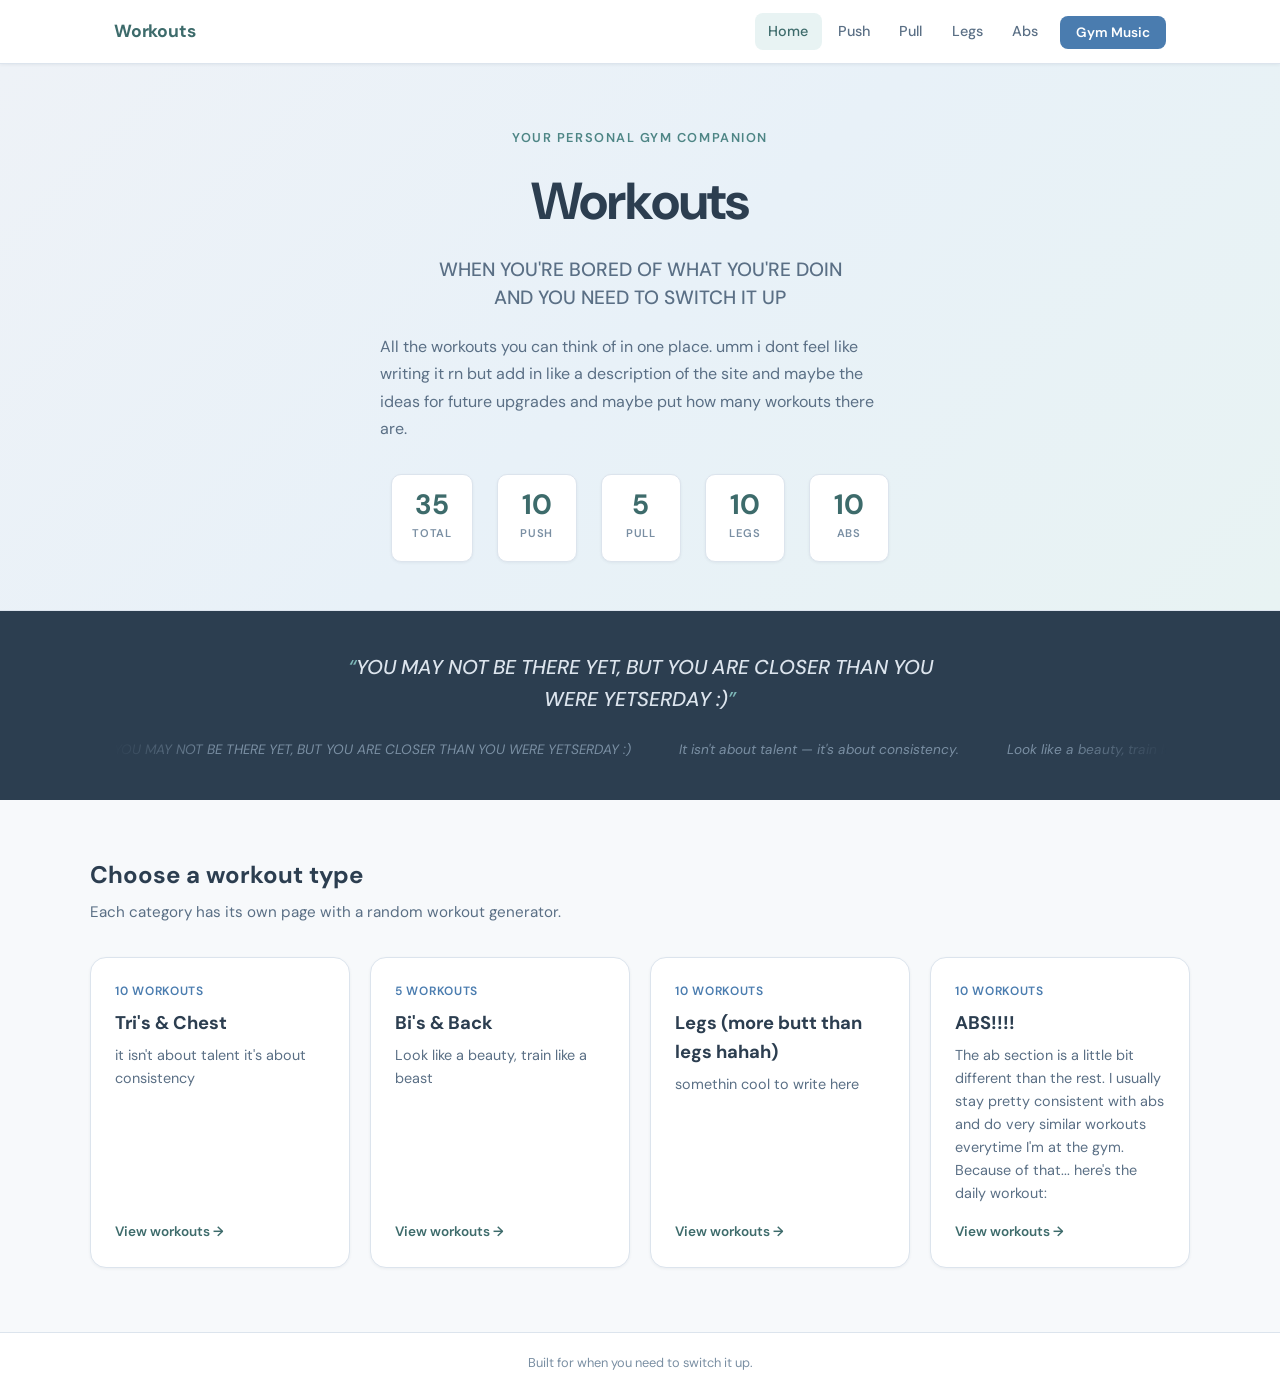
<file: index.html>
<!DOCTYPE html>
<html lang="en">
<head>
  <meta charset="UTF-8">
  <meta name="viewport" content="width=device-width, initial-scale=1.0">
  <title>Workouts</title>
  <link rel="preconnect" href="https://fonts.googleapis.com">
  <link rel="preconnect" href="https://fonts.gstatic.com" crossorigin>
  <link href="https://fonts.googleapis.com/css2?family=DM+Sans:ital,opsz,wght@0,9..40,400;0,9..40,500;0,9..40,600;0,9..40,700;1,9..40,500&display=swap" rel="stylesheet">
  <link rel="stylesheet" href="css/styles.css">
</head>
<body>

  <nav class="navbar" id="site-nav"></nav>

  <main>
    <section class="hero">
      <div class="hero__container">
        <p class="hero__eyebrow">Your personal gym companion</p>
        <h1 class="hero__heading">Workouts</h1>
        <p class="hero__subheading">
          WHEN YOU'RE BORED OF WHAT YOU'RE DOIN<br>AND YOU NEED TO SWITCH IT UP
        </p>
        <p class="hero__description">
          All the workouts you can think of in one place. umm i dont feel like writing it rn but add in like a description of the site and maybe the ideas for future upgrades and maybe put how many workouts there are.
        </p>

        <div class="hero__stats">
          <div class="stat">
            <span class="stat__number" id="stat-total">—</span>
            <span class="stat__label">Total</span>
          </div>
          <div class="stat">
            <span class="stat__number" id="stat-push">—</span>
            <span class="stat__label">Push</span>
          </div>
          <div class="stat">
            <span class="stat__number" id="stat-pull">—</span>
            <span class="stat__label">Pull</span>
          </div>
          <div class="stat">
            <span class="stat__number" id="stat-legs">—</span>
            <span class="stat__label">Legs</span>
          </div>
          <div class="stat">
            <span class="stat__number" id="stat-abs">—</span>
            <span class="stat__label">Abs</span>
          </div>
        </div>
      </div>
    </section>

    <section class="quote-section">
      <div class="quote-section__inner">
        <blockquote class="featured-quote" id="featured-quote"></blockquote>
        <div class="quote-ticker" aria-hidden="true">
          <div class="quote-ticker__track" id="quote-track"></div>
        </div>
      </div>
    </section>

    <section class="categories-section">
      <div class="categories-section__inner">
        <h2 class="section-title">Choose a workout type</h2>
        <p class="section-subtitle">Each category has its own page with a random workout generator.</p>
        <div class="category-grid" id="category-grid"></div>
      </div>
    </section>

    <section class="export-section" id="export-section" hidden>
      <div class="export-section__inner">
        <h2 class="section-title">Export all custom workouts</h2>
        <p class="section-subtitle">Copy everything below and paste each block into the matching category in <code>js/workouts.js</code> to save them permanently.</p>
        <div class="export-panel export-panel--standalone">
          <textarea class="export-panel__code" readonly rows="10"></textarea>
          <div class="export-panel__actions">
            <button class="btn-primary" type="button" data-copy-export>Copy all to clipboard</button>
          </div>
          <p class="export-panel__feedback"></p>
        </div>
      </div>
    </section>
  </main>

  <footer class="footer">
    <p>Built for when you need to switch it up.</p>
  </footer>

  <script src="js/workouts.js"></script>
  <script src="js/storage.js"></script>
  <script src="js/nav.js"></script>
  <script src="js/app.js"></script>
</body>
</html>
</file>
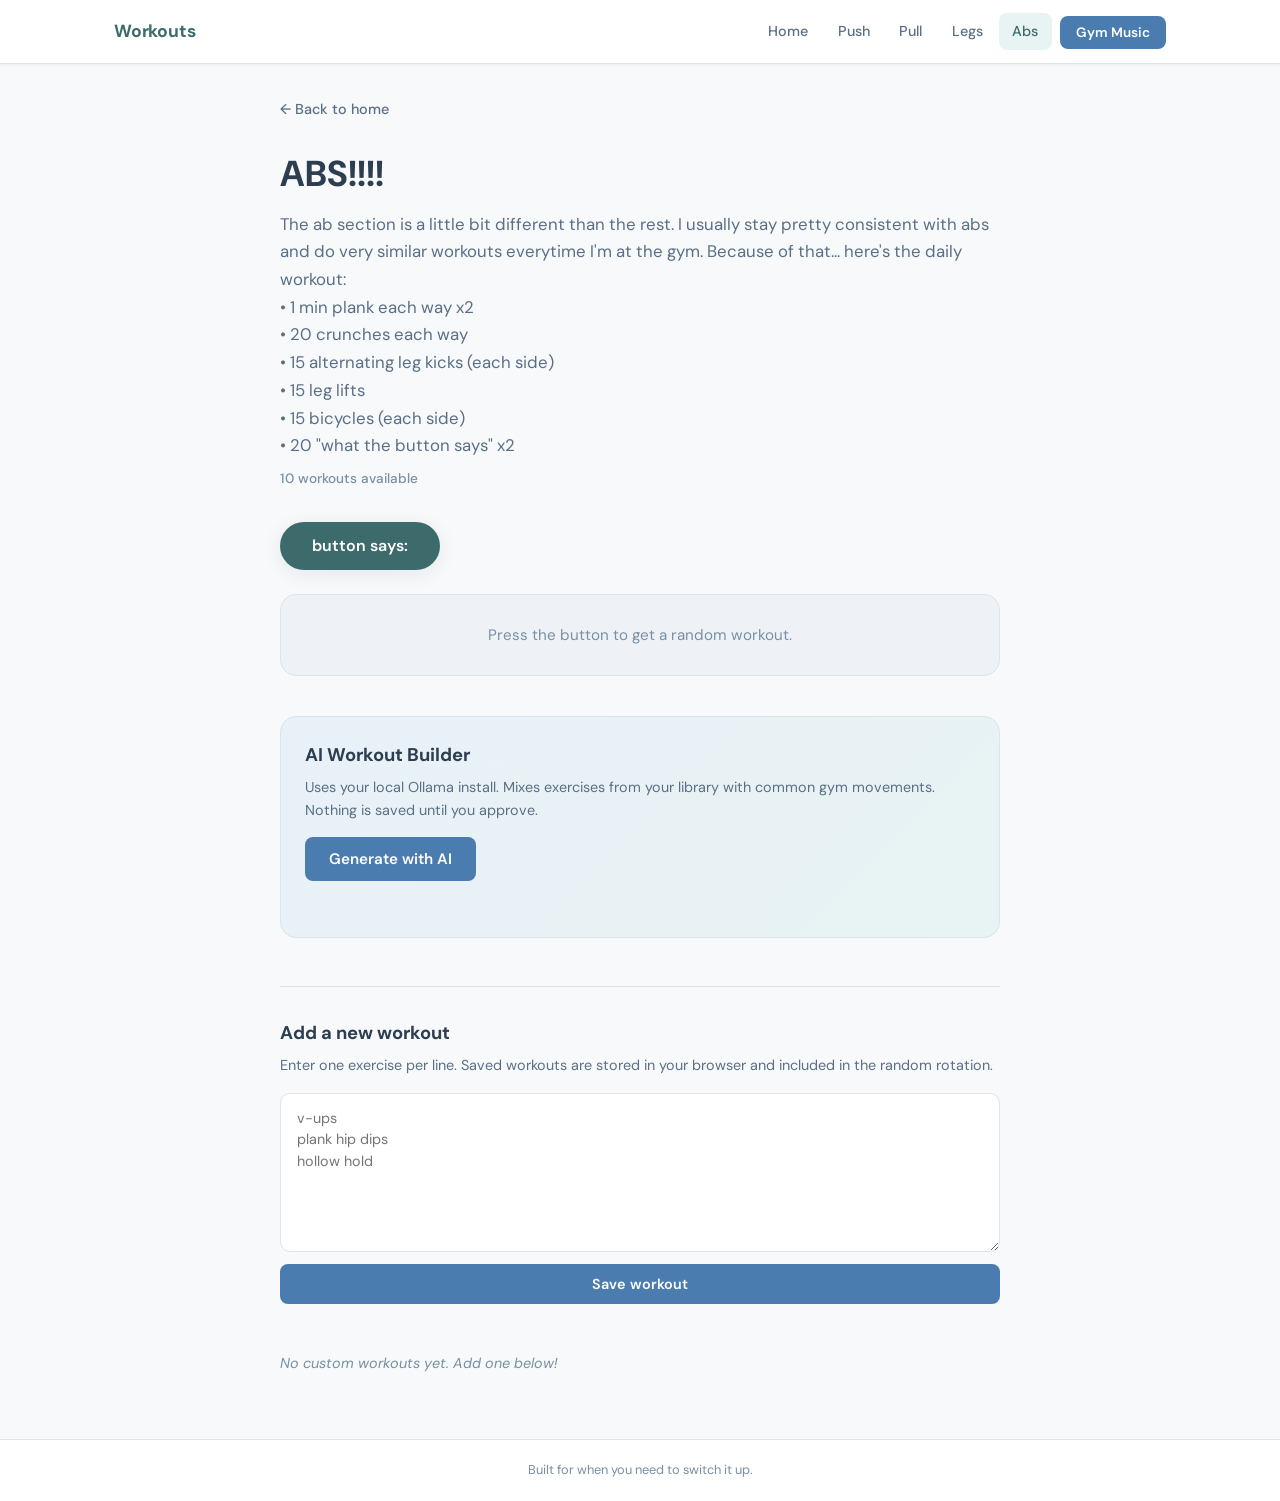
<file: abs.html>
<!DOCTYPE html>
<html lang="en">
<head>
  <meta charset="UTF-8">
  <meta name="viewport" content="width=device-width, initial-scale=1.0">
  <title>Abs — Workouts</title>
  <link rel="preconnect" href="https://fonts.googleapis.com">
  <link rel="preconnect" href="https://fonts.gstatic.com" crossorigin>
  <link href="https://fonts.googleapis.com/css2?family=DM+Sans:ital,opsz,wght@0,9..40,400;0,9..40,500;0,9..40,600;0,9..40,700;1,9..40,500&display=swap" rel="stylesheet">
  <link rel="stylesheet" href="css/styles.css">
</head>
<body>

  <nav class="navbar" id="site-nav"></nav>

  <main class="category-page">
    <div class="category-page__inner">
      <a href="index.html" class="back-link">← Back to home</a>

      <header class="category-page__header">
        <h1 class="category-page__title" id="category-title"></h1>
        <p class="category-page__tagline" id="category-tagline"></p>
        <p class="category-page__meta"><span id="category-count">—</span> workouts available</p>
      </header>

      <button class="btn-generate" id="generate-btn" type="button"></button>

      <div id="workout-output">
        <div class="workout-card workout-card--placeholder">
          <p>Press the button to get a random workout.</p>
        </div>
      </div>

      <section class="ai-workout" id="ai-workout">
        <h2 class="ai-workout__title">AI Workout Builder</h2>
        <p class="ai-workout__hint">Uses your local Ollama install. Mixes exercises from your library with common gym movements. Nothing is saved until you approve.</p>
        <button class="btn-ai" id="ai-generate-btn" type="button">Generate with AI</button>
        <p class="ai-workout__status" id="ai-status"></p>
        <div id="ai-preview" hidden></div>
      </section>

      <section class="add-workout">
        <h2 class="add-workout__title">Add a new workout</h2>
        <p class="add-workout__hint">Enter one exercise per line. Saved workouts are stored in your browser and included in the random rotation.</p>
        <form id="add-workout-form" class="add-workout__form">
          <textarea id="exercises-input" class="add-workout__textarea" rows="6" placeholder="v-ups&#10;plank hip dips&#10;hollow hold"></textarea>
          <button class="btn-primary" type="submit">Save workout</button>
        </form>
        <p class="form-feedback" id="form-feedback"></p>
        <div class="workout-list" id="workout-list"></div>

        <section class="export-panel" id="export-panel" hidden>
          <h3 class="export-panel__title">Export to workouts.js</h3>
          <p class="export-panel__hint">Copy this code and paste it into the <code>workouts</code> array for this category in <code>js/workouts.js</code>, then save the file.</p>
          <textarea class="export-panel__code" readonly rows="6"></textarea>
          <div class="export-panel__actions">
            <button class="btn-primary" type="button" data-copy-export>Copy to clipboard</button>
          </div>
          <p class="export-panel__feedback"></p>
        </section>
      </section>
    </div>
  </main>

  <footer class="footer">
    <p>Built for when you need to switch it up.</p>
  </footer>

  <script src="js/workouts.js"></script>
  <script src="js/storage.js"></script>
  <script src="js/nav.js"></script>
  <script src="js/category.js"></script>
  <script src="js/ai.js"></script>
  <script>document.addEventListener("DOMContentLoaded", () => initCategoryPage("abs"));</script>
</body>
</html>
</file>
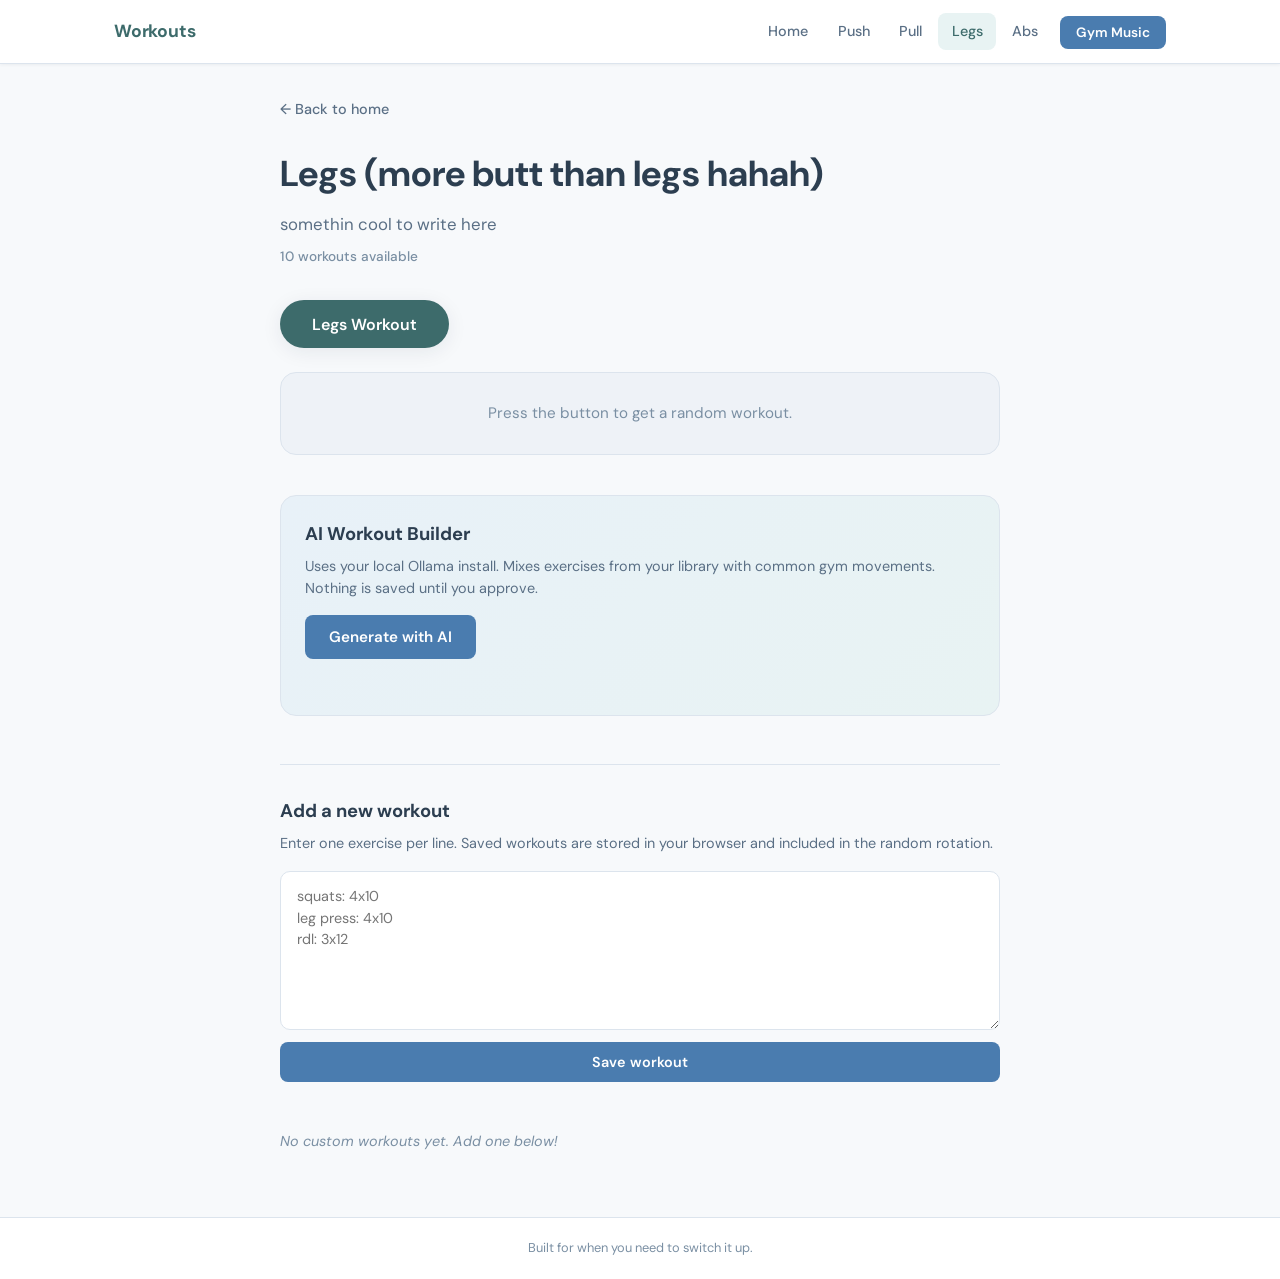
<file: legs.html>
<!DOCTYPE html>
<html lang="en">
<head>
  <meta charset="UTF-8">
  <meta name="viewport" content="width=device-width, initial-scale=1.0">
  <title>Legs — Workouts</title>
  <link rel="preconnect" href="https://fonts.googleapis.com">
  <link rel="preconnect" href="https://fonts.gstatic.com" crossorigin>
  <link href="https://fonts.googleapis.com/css2?family=DM+Sans:ital,opsz,wght@0,9..40,400;0,9..40,500;0,9..40,600;0,9..40,700;1,9..40,500&display=swap" rel="stylesheet">
  <link rel="stylesheet" href="css/styles.css">
</head>
<body>

  <nav class="navbar" id="site-nav"></nav>

  <main class="category-page">
    <div class="category-page__inner">
      <a href="index.html" class="back-link">← Back to home</a>

      <header class="category-page__header">
        <h1 class="category-page__title" id="category-title"></h1>
        <p class="category-page__tagline" id="category-tagline"></p>
        <p class="category-page__meta"><span id="category-count">—</span> workouts available</p>
      </header>

      <button class="btn-generate" id="generate-btn" type="button"></button>

      <div id="workout-output">
        <div class="workout-card workout-card--placeholder">
          <p>Press the button to get a random workout.</p>
        </div>
      </div>

      <section class="ai-workout" id="ai-workout">
        <h2 class="ai-workout__title">AI Workout Builder</h2>
        <p class="ai-workout__hint">Uses your local Ollama install. Mixes exercises from your library with common gym movements. Nothing is saved until you approve.</p>
        <button class="btn-ai" id="ai-generate-btn" type="button">Generate with AI</button>
        <p class="ai-workout__status" id="ai-status"></p>
        <div id="ai-preview" hidden></div>
      </section>

      <section class="add-workout">
        <h2 class="add-workout__title">Add a new workout</h2>
        <p class="add-workout__hint">Enter one exercise per line. Saved workouts are stored in your browser and included in the random rotation.</p>
        <form id="add-workout-form" class="add-workout__form">
          <textarea id="exercises-input" class="add-workout__textarea" rows="6" placeholder="squats: 4x10&#10;leg press: 4x10&#10;rdl: 3x12"></textarea>
          <button class="btn-primary" type="submit">Save workout</button>
        </form>
        <p class="form-feedback" id="form-feedback"></p>
        <div class="workout-list" id="workout-list"></div>

        <section class="export-panel" id="export-panel" hidden>
          <h3 class="export-panel__title">Export to workouts.js</h3>
          <p class="export-panel__hint">Copy this code and paste it into the <code>workouts</code> array for this category in <code>js/workouts.js</code>, then save the file.</p>
          <textarea class="export-panel__code" readonly rows="6"></textarea>
          <div class="export-panel__actions">
            <button class="btn-primary" type="button" data-copy-export>Copy to clipboard</button>
          </div>
          <p class="export-panel__feedback"></p>
        </section>
      </section>
    </div>
  </main>

  <footer class="footer">
    <p>Built for when you need to switch it up.</p>
  </footer>

  <script src="js/workouts.js"></script>
  <script src="js/storage.js"></script>
  <script src="js/nav.js"></script>
  <script src="js/category.js"></script>
  <script src="js/ai.js"></script>
  <script>document.addEventListener("DOMContentLoaded", () => initCategoryPage("legs"));</script>
</body>
</html>
</file>
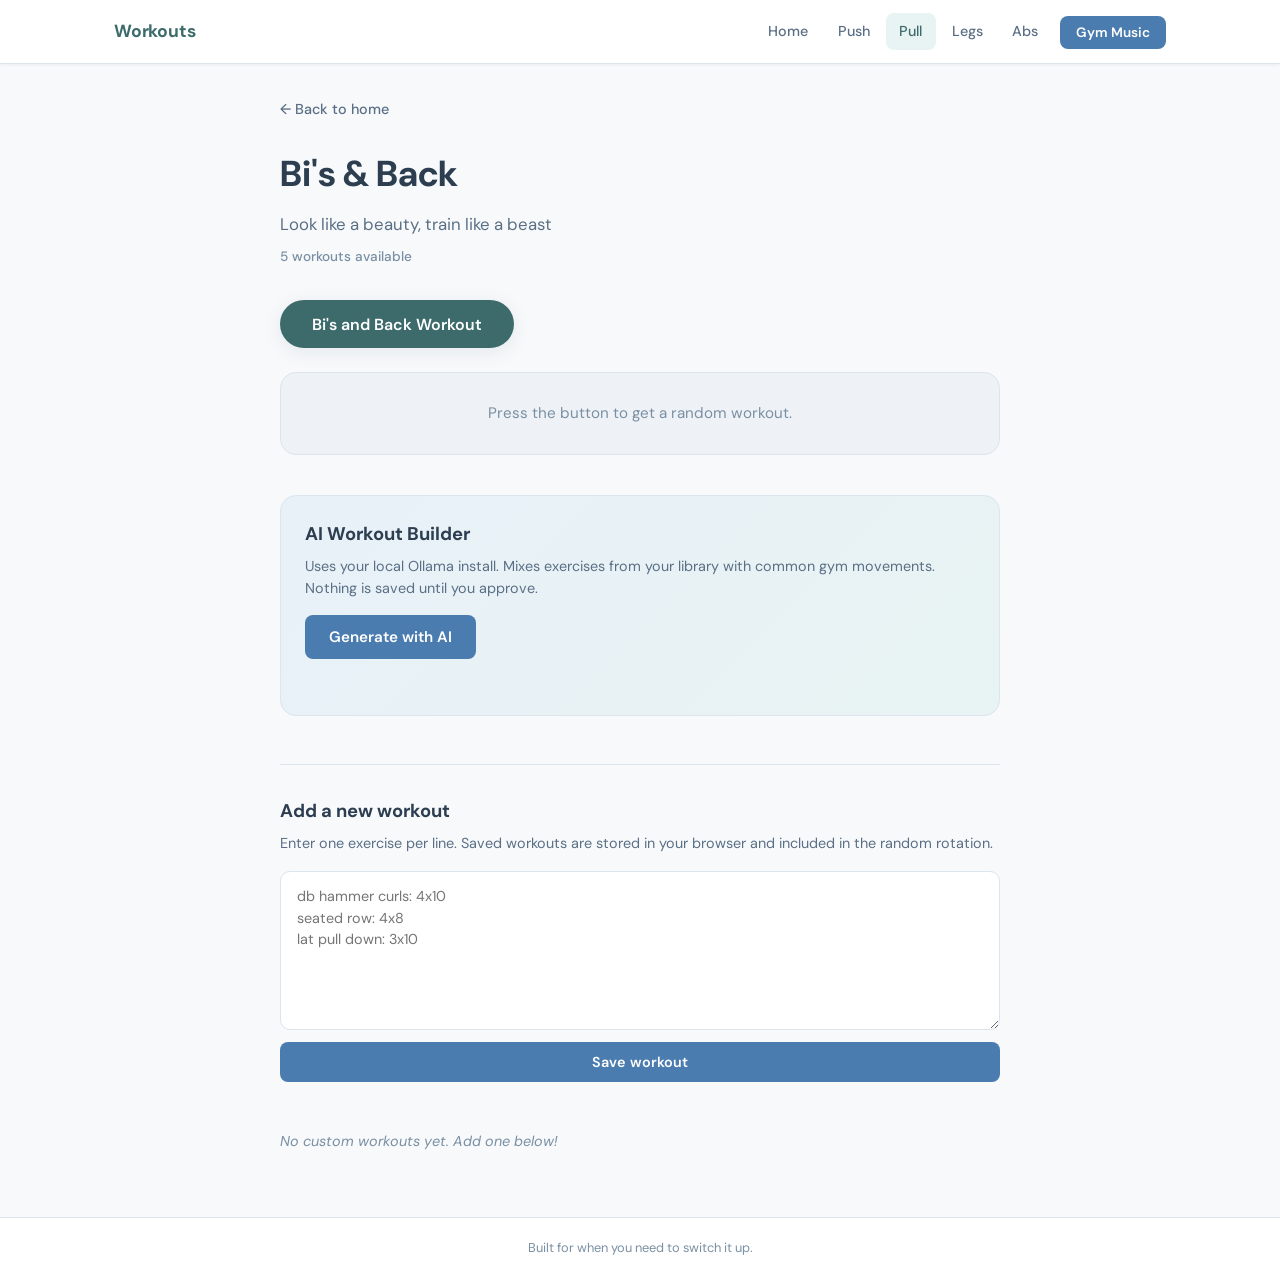
<file: pull.html>
<!DOCTYPE html>
<html lang="en">
<head>
  <meta charset="UTF-8">
  <meta name="viewport" content="width=device-width, initial-scale=1.0">
  <title>Pull — Workouts</title>
  <link rel="preconnect" href="https://fonts.googleapis.com">
  <link rel="preconnect" href="https://fonts.gstatic.com" crossorigin>
  <link href="https://fonts.googleapis.com/css2?family=DM+Sans:ital,opsz,wght@0,9..40,400;0,9..40,500;0,9..40,600;0,9..40,700;1,9..40,500&display=swap" rel="stylesheet">
  <link rel="stylesheet" href="css/styles.css">
</head>
<body>

  <nav class="navbar" id="site-nav"></nav>

  <main class="category-page">
    <div class="category-page__inner">
      <a href="index.html" class="back-link">← Back to home</a>

      <header class="category-page__header">
        <h1 class="category-page__title" id="category-title"></h1>
        <p class="category-page__tagline" id="category-tagline"></p>
        <p class="category-page__meta"><span id="category-count">—</span> workouts available</p>
      </header>

      <button class="btn-generate" id="generate-btn" type="button"></button>

      <div id="workout-output">
        <div class="workout-card workout-card--placeholder">
          <p>Press the button to get a random workout.</p>
        </div>
      </div>

      <section class="ai-workout" id="ai-workout">
        <h2 class="ai-workout__title">AI Workout Builder</h2>
        <p class="ai-workout__hint">Uses your local Ollama install. Mixes exercises from your library with common gym movements. Nothing is saved until you approve.</p>
        <button class="btn-ai" id="ai-generate-btn" type="button">Generate with AI</button>
        <p class="ai-workout__status" id="ai-status"></p>
        <div id="ai-preview" hidden></div>
      </section>

      <section class="add-workout">
        <h2 class="add-workout__title">Add a new workout</h2>
        <p class="add-workout__hint">Enter one exercise per line. Saved workouts are stored in your browser and included in the random rotation.</p>
        <form id="add-workout-form" class="add-workout__form">
          <textarea id="exercises-input" class="add-workout__textarea" rows="6" placeholder="db hammer curls: 4x10&#10;seated row: 4x8&#10;lat pull down: 3x10"></textarea>
          <button class="btn-primary" type="submit">Save workout</button>
        </form>
        <p class="form-feedback" id="form-feedback"></p>
        <div class="workout-list" id="workout-list"></div>

        <section class="export-panel" id="export-panel" hidden>
          <h3 class="export-panel__title">Export to workouts.js</h3>
          <p class="export-panel__hint">Copy this code and paste it into the <code>workouts</code> array for this category in <code>js/workouts.js</code>, then save the file.</p>
          <textarea class="export-panel__code" readonly rows="6"></textarea>
          <div class="export-panel__actions">
            <button class="btn-primary" type="button" data-copy-export>Copy to clipboard</button>
          </div>
          <p class="export-panel__feedback"></p>
        </section>
      </section>
    </div>
  </main>

  <footer class="footer">
    <p>Built for when you need to switch it up.</p>
  </footer>

  <script src="js/workouts.js"></script>
  <script src="js/storage.js"></script>
  <script src="js/nav.js"></script>
  <script src="js/category.js"></script>
  <script src="js/ai.js"></script>
  <script>document.addEventListener("DOMContentLoaded", () => initCategoryPage("pull"));</script>
</body>
</html>
</file>
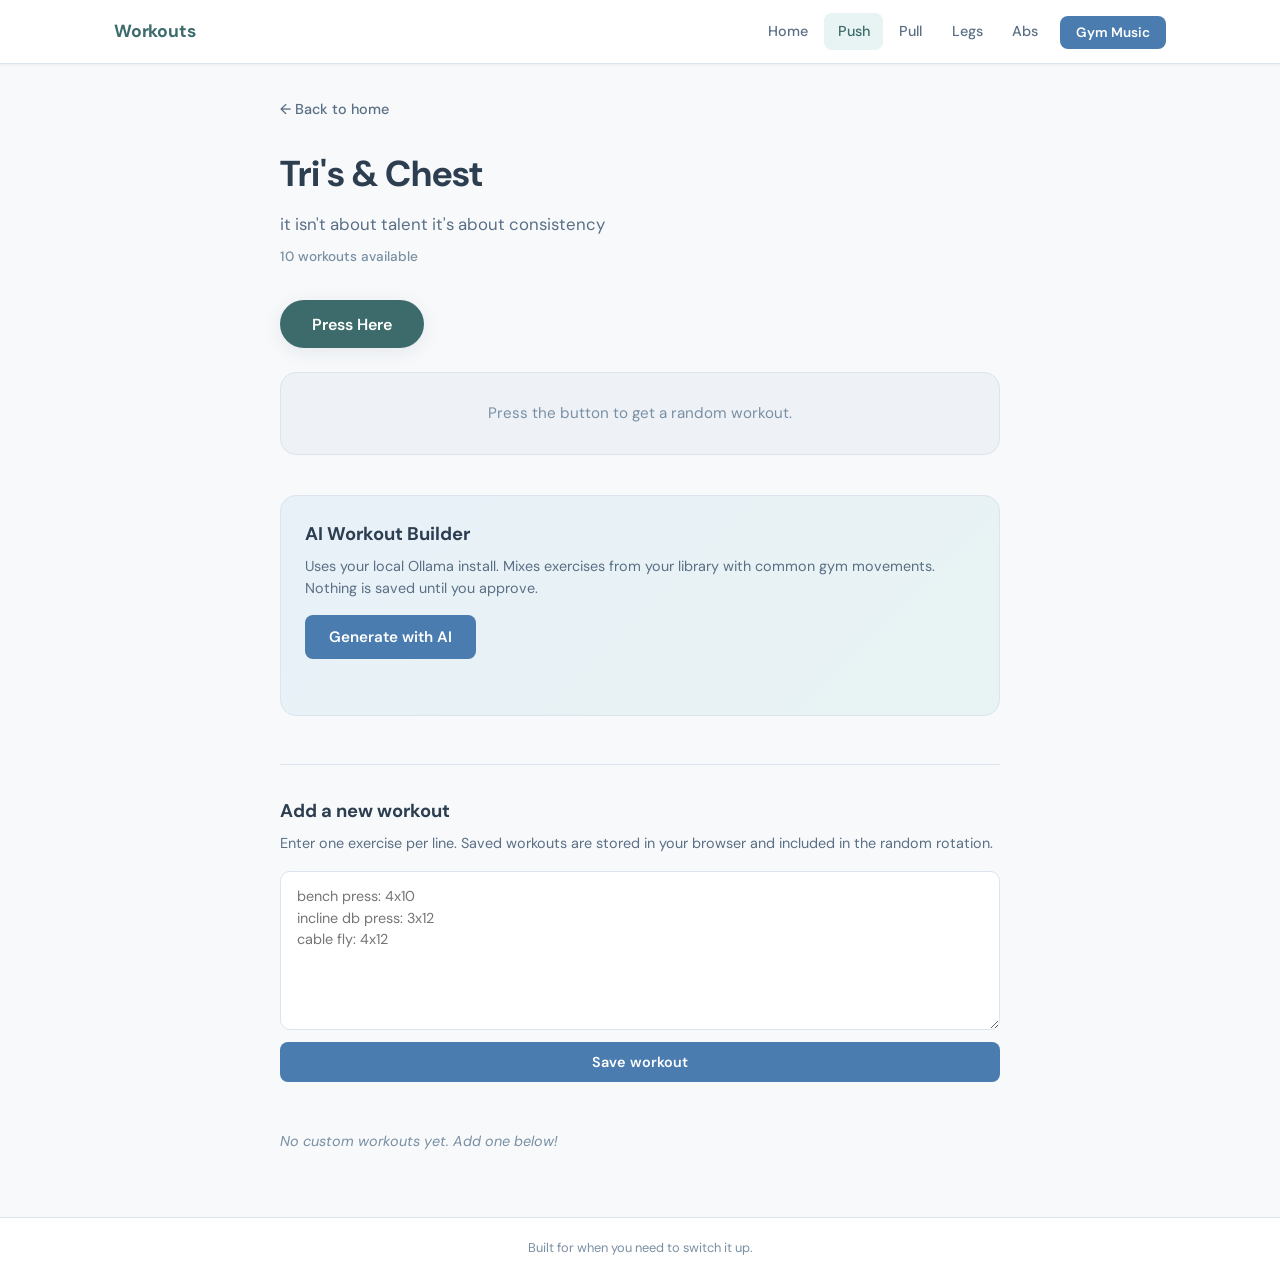
<file: push.html>
<!DOCTYPE html>
<html lang="en">
<head>
  <meta charset="UTF-8">
  <meta name="viewport" content="width=device-width, initial-scale=1.0">
  <title>Push — Workouts</title>
  <link rel="preconnect" href="https://fonts.googleapis.com">
  <link rel="preconnect" href="https://fonts.gstatic.com" crossorigin>
  <link href="https://fonts.googleapis.com/css2?family=DM+Sans:ital,opsz,wght@0,9..40,400;0,9..40,500;0,9..40,600;0,9..40,700;1,9..40,500&display=swap" rel="stylesheet">
  <link rel="stylesheet" href="css/styles.css">
</head>
<body>

  <nav class="navbar" id="site-nav"></nav>

  <main class="category-page">
    <div class="category-page__inner">
      <a href="index.html" class="back-link">← Back to home</a>

      <header class="category-page__header">
        <h1 class="category-page__title" id="category-title"></h1>
        <p class="category-page__tagline" id="category-tagline"></p>
        <p class="category-page__meta"><span id="category-count">—</span> workouts available</p>
      </header>

      <button class="btn-generate" id="generate-btn" type="button"></button>

      <div id="workout-output">
        <div class="workout-card workout-card--placeholder">
          <p>Press the button to get a random workout.</p>
        </div>
      </div>

      <section class="ai-workout" id="ai-workout">
        <h2 class="ai-workout__title">AI Workout Builder</h2>
        <p class="ai-workout__hint">Uses your local Ollama install. Mixes exercises from your library with common gym movements. Nothing is saved until you approve.</p>
        <button class="btn-ai" id="ai-generate-btn" type="button">Generate with AI</button>
        <p class="ai-workout__status" id="ai-status"></p>
        <div id="ai-preview" hidden></div>
      </section>

      <section class="add-workout">
        <h2 class="add-workout__title">Add a new workout</h2>
        <p class="add-workout__hint">Enter one exercise per line. Saved workouts are stored in your browser and included in the random rotation.</p>
        <form id="add-workout-form" class="add-workout__form">
          <textarea id="exercises-input" class="add-workout__textarea" rows="6" placeholder="bench press: 4x10&#10;incline db press: 3x12&#10;cable fly: 4x12"></textarea>
          <button class="btn-primary" type="submit">Save workout</button>
        </form>
        <p class="form-feedback" id="form-feedback"></p>
        <div class="workout-list" id="workout-list"></div>

        <section class="export-panel" id="export-panel" hidden>
          <h3 class="export-panel__title">Export to workouts.js</h3>
          <p class="export-panel__hint">Copy this code and paste it into the <code>workouts</code> array for this category in <code>js/workouts.js</code>, then save the file.</p>
          <textarea class="export-panel__code" readonly rows="6"></textarea>
          <div class="export-panel__actions">
            <button class="btn-primary" type="button" data-copy-export>Copy to clipboard</button>
          </div>
          <p class="export-panel__feedback"></p>
        </section>
      </section>
    </div>
  </main>

  <footer class="footer">
    <p>Built for when you need to switch it up.</p>
  </footer>

  <script src="js/workouts.js"></script>
  <script src="js/storage.js"></script>
  <script src="js/nav.js"></script>
  <script src="js/category.js"></script>
  <script src="js/ai.js"></script>
  <script>document.addEventListener("DOMContentLoaded", () => initCategoryPage("push"));</script>
</body>
</html>
</file>
<file: css/styles.css>
:root {
  --slate-900: #1a2b3c;
  --slate-800: #2c3e50;
  --slate-700: #3d5166;
  --slate-600: #5a6f85;
  --slate-500: #7a8fa3;
  --slate-300: #b8c5d4;
  --slate-200: #dce4ed;
  --slate-100: #eef2f7;
  --slate-50: #f7f9fb;

  --teal-700: #3d6b6b;
  --teal-600: #4d8585;
  --teal-500: #5f9ea0;
  --teal-400: #7eb8b8;
  --teal-100: #e8f3f3;

  --blue-600: #4a7caf;
  --blue-500: #5b8fc4;
  --blue-100: #e8f1f8;

  --white: #ffffff;
  --text: var(--slate-800);
  --text-muted: var(--slate-600);
  --border: var(--slate-200);

  --shadow-sm: 0 1px 3px rgba(26, 43, 60, 0.06);
  --shadow: 0 4px 20px rgba(26, 43, 60, 0.08);
  --shadow-lg: 0 12px 40px rgba(26, 43, 60, 0.12);

  --radius: 10px;
  --radius-lg: 16px;
  --nav-height: 64px;
  --font: "DM Sans", system-ui, -apple-system, sans-serif;
}

*,
*::before,
*::after {
  box-sizing: border-box;
  margin: 0;
  padding: 0;
}

html {
  scroll-behavior: smooth;
}

body {
  font-family: var(--font);
  color: var(--text);
  background: var(--slate-50);
  line-height: 1.6;
  -webkit-font-smoothing: antialiased;
  min-height: 100vh;
  display: flex;
  flex-direction: column;
}

main {
  flex: 1;
}

/* ── Navbar ── */

.navbar {
  position: sticky;
  top: 0;
  z-index: 100;
  height: var(--nav-height);
  background: var(--white);
  border-bottom: 1px solid var(--border);
  box-shadow: var(--shadow-sm);
}

.navbar__container {
  display: flex;
  align-items: center;
  justify-content: space-between;
  max-width: 1100px;
  height: 100%;
  margin: 0 auto;
  padding: 0 1.5rem;
}

.navbar__logo {
  font-size: 1.1rem;
  font-weight: 700;
  color: var(--teal-700);
  text-decoration: none;
  letter-spacing: -0.01em;
}

.navbar__logo:hover {
  color: var(--blue-600);
}

.navbar__menu {
  display: flex;
  align-items: center;
  gap: 0.15rem;
  list-style: none;
}

.navbar__links {
  display: block;
  padding: 0.45rem 0.85rem;
  color: var(--text-muted);
  font-size: 0.9rem;
  font-weight: 500;
  text-decoration: none;
  border-radius: 8px;
  transition: color 0.2s, background 0.2s;
}

.navbar__links:hover,
.navbar__links--active {
  color: var(--teal-700);
  background: var(--teal-100);
}

.navbar__cta {
  margin-left: 0.35rem;
  padding: 0.5rem 1rem;
  background: var(--blue-600);
  color: var(--white);
  font-size: 0.85rem;
  font-weight: 600;
  text-decoration: none;
  border-radius: 8px;
  transition: background 0.2s;
}

.navbar__cta:hover {
  background: var(--blue-500);
}

.navbar__toggle {
  display: none;
  flex-direction: column;
  gap: 5px;
  padding: 4px;
  background: none;
  border: none;
  cursor: pointer;
}

.navbar__toggle .bar {
  display: block;
  width: 22px;
  height: 2px;
  background: var(--slate-700);
  border-radius: 2px;
  transition: transform 0.3s, opacity 0.3s;
}

/* ── Hero (home) ── */

.hero {
  background: linear-gradient(135deg, var(--slate-100) 0%, var(--blue-100) 50%, var(--teal-100) 100%);
  padding: 4rem 1.5rem 3rem;
  border-bottom: 1px solid var(--border);
}

.hero__container {
  max-width: 680px;
  margin: 0 auto;
  text-align: center;
}

.hero__eyebrow {
  font-size: 0.8rem;
  font-weight: 600;
  text-transform: uppercase;
  letter-spacing: 0.12em;
  color: var(--teal-600);
  margin-bottom: 0.75rem;
}

.hero__heading {
  font-size: clamp(2.25rem, 5vw, 3.25rem);
  font-weight: 700;
  letter-spacing: -0.02em;
  color: var(--slate-800);
  margin-bottom: 0.75rem;
}

.hero__subheading {
  font-size: clamp(1rem, 2.2vw, 1.2rem);
  font-weight: 500;
  color: var(--slate-600);
  margin-bottom: 1.25rem;
  line-height: 1.5;
}

.hero__description {
  font-size: 1rem;
  color: var(--text-muted);
  text-align: left;
  max-width: 520px;
  margin: 0 auto 2rem;
  line-height: 1.7;
}

.hero__stats {
  display: flex;
  justify-content: center;
  gap: 1.5rem;
  flex-wrap: wrap;
}

.stat {
  background: var(--white);
  border: 1px solid var(--border);
  border-radius: var(--radius);
  padding: 1rem 1.25rem;
  min-width: 80px;
  box-shadow: var(--shadow-sm);
}

.stat__number {
  display: block;
  font-size: 1.75rem;
  font-weight: 700;
  color: var(--teal-700);
  line-height: 1;
}

.stat__label {
  font-size: 0.7rem;
  font-weight: 600;
  color: var(--slate-500);
  text-transform: uppercase;
  letter-spacing: 0.06em;
  margin-top: 0.25rem;
}

/* ── Quotes ── */

.quote-section {
  background: var(--slate-800);
  padding: 2.5rem 0;
  overflow: hidden;
}

.quote-section__inner {
  max-width: 1100px;
  margin: 0 auto;
  padding: 0 1.5rem;
}

.featured-quote {
  text-align: center;
  font-size: clamp(1rem, 2.5vw, 1.25rem);
  font-weight: 500;
  font-style: italic;
  color: var(--slate-200);
  max-width: 640px;
  margin: 0 auto 1.5rem;
  line-height: 1.6;
  transition: opacity 0.3s ease;
}

.featured-quote::before {
  content: "\201C";
  color: var(--teal-400);
}

.featured-quote::after {
  content: "\201D";
  color: var(--teal-400);
}

.quote-ticker {
  mask-image: linear-gradient(90deg, transparent, black 10%, black 90%, transparent);
  -webkit-mask-image: linear-gradient(90deg, transparent, black 10%, black 90%, transparent);
}

.quote-ticker__track {
  display: flex;
  gap: 3rem;
  width: max-content;
  animation: ticker 40s linear infinite;
}

.quote-ticker__item {
  white-space: nowrap;
  font-size: 0.85rem;
  color: var(--slate-500);
  font-style: italic;
}

@keyframes ticker {
  from { transform: translateX(0); }
  to { transform: translateX(-50%); }
}

/* ── Category grid (home) ── */

.categories-section {
  padding: 3.5rem 1.5rem 4rem;
}

.categories-section__inner {
  max-width: 1100px;
  margin: 0 auto;
}

.section-title {
  font-size: 1.5rem;
  font-weight: 700;
  color: var(--slate-800);
  margin-bottom: 0.35rem;
}

.section-subtitle {
  font-size: 0.95rem;
  color: var(--text-muted);
  margin-bottom: 2rem;
}

.category-grid {
  display: grid;
  grid-template-columns: repeat(auto-fill, minmax(240px, 1fr));
  gap: 1.25rem;
}

.category-card {
  display: flex;
  flex-direction: column;
  padding: 1.5rem;
  background: var(--white);
  border: 1px solid var(--border);
  border-radius: var(--radius-lg);
  text-decoration: none;
  color: inherit;
  box-shadow: var(--shadow-sm);
  transition: border-color 0.2s, box-shadow 0.2s, transform 0.15s;
}

.category-card:hover {
  border-color: var(--teal-400);
  box-shadow: var(--shadow);
  transform: translateY(-2px);
}

.category-card__count {
  font-size: 0.75rem;
  font-weight: 600;
  text-transform: uppercase;
  letter-spacing: 0.06em;
  color: var(--blue-600);
  margin-bottom: 0.5rem;
}

.category-card__title {
  font-size: 1.15rem;
  font-weight: 700;
  color: var(--slate-800);
  margin-bottom: 0.35rem;
}

.category-card__tagline {
  font-size: 0.9rem;
  color: var(--text-muted);
  flex: 1;
  margin-bottom: 1rem;
}

.category-card__cta {
  font-size: 0.85rem;
  font-weight: 600;
  color: var(--teal-700);
}

/* ── Category page ── */

.category-page {
  padding: 2rem 1.5rem 4rem;
}

.category-page__inner {
  max-width: 720px;
  margin: 0 auto;
}

.back-link {
  display: inline-block;
  font-size: 0.9rem;
  font-weight: 500;
  color: var(--text-muted);
  text-decoration: none;
  margin-bottom: 1.5rem;
  transition: color 0.2s;
}

.back-link:hover {
  color: var(--teal-700);
}

.category-page__header {
  margin-bottom: 2rem;
}

.category-page__title {
  font-size: clamp(1.75rem, 4vw, 2.25rem);
  font-weight: 700;
  color: var(--slate-800);
  margin-bottom: 0.5rem;
}

.category-page__tagline {
  font-size: 1.05rem;
  color: var(--text-muted);
  line-height: 1.65;
  margin-bottom: 0.5rem;
}

.category-page__tagline--left {
  text-align: left;
  white-space: normal;
}

.category-page__meta {
  font-size: 0.85rem;
  font-weight: 500;
  color: var(--slate-500);
}

/* ── Buttons ── */

.btn-generate {
  display: inline-flex;
  align-items: center;
  justify-content: center;
  padding: 0.85rem 2rem;
  background: var(--teal-700);
  color: var(--white);
  font-family: var(--font);
  font-size: 1rem;
  font-weight: 600;
  border: none;
  border-radius: 50px;
  cursor: pointer;
  box-shadow: var(--shadow);
  transition: background 0.2s, transform 0.15s;
}

.btn-generate:hover {
  background: var(--teal-600);
  transform: translateY(-1px);
}

.btn-primary {
  padding: 0.7rem 1.5rem;
  background: var(--blue-600);
  color: var(--white);
  font-family: var(--font);
  font-size: 0.9rem;
  font-weight: 600;
  border: none;
  border-radius: 8px;
  cursor: pointer;
  transition: background 0.2s;
}

.btn-primary:hover {
  background: var(--blue-500);
}

.btn-secondary {
  padding: 0.7rem 1.5rem;
  background: var(--white);
  color: var(--slate-700);
  font-family: var(--font);
  font-size: 0.9rem;
  font-weight: 600;
  border: 1px solid var(--border);
  border-radius: 8px;
  cursor: pointer;
  transition: border-color 0.2s, background 0.2s;
}

.btn-secondary:hover {
  background: var(--slate-100);
  border-color: var(--slate-300);
}

.btn-ghost {
  padding: 0.4rem 0.85rem;
  background: transparent;
  color: var(--text-muted);
  font-family: var(--font);
  font-size: 0.8rem;
  font-weight: 500;
  border: 1px solid var(--border);
  border-radius: 6px;
  cursor: pointer;
  transition: border-color 0.2s, color 0.2s;
}

.btn-ghost--danger:hover {
  border-color: #c45c5c;
  color: #c45c5c;
}

/* ── Workout card ── */

.workout-card {
  margin-top: 1.5rem;
  padding: 1.75rem 2rem;
  background: var(--white);
  border: 1px solid var(--border);
  border-radius: var(--radius-lg);
  box-shadow: var(--shadow);
  text-align: left;
  animation: fadeIn 0.35s ease;
}

.workout-card--placeholder {
  text-align: center;
  color: var(--slate-500);
  font-size: 0.95rem;
  background: var(--slate-100);
  box-shadow: none;
}

.workout-card__header {
  margin-bottom: 1.25rem;
  padding-bottom: 1rem;
  border-bottom: 1px solid var(--border);
}

.workout-card__number {
  font-size: 0.75rem;
  font-weight: 700;
  text-transform: uppercase;
  letter-spacing: 0.1em;
  color: var(--blue-600);
  margin-bottom: 0.5rem;
}

.workout-card__quote {
  font-size: 0.95rem;
  font-weight: 500;
  color: var(--teal-700);
  font-style: italic;
  line-height: 1.55;
}

.workout-card__exercises {
  list-style: none;
  display: flex;
  flex-direction: column;
  gap: 0.55rem;
}

.workout-card__exercises li {
  position: relative;
  padding-left: 1.1rem;
  font-size: 0.95rem;
  color: var(--text);
  line-height: 1.5;
}

.workout-card__exercises li::before {
  content: "•";
  position: absolute;
  left: 0;
  color: var(--teal-500);
  font-weight: 700;
}

@keyframes fadeIn {
  from { opacity: 0; transform: translateY(6px); }
  to { opacity: 1; transform: translateY(0); }
}

/* ── AI workout ── */

.ai-workout {
  margin-top: 2.5rem;
  padding: 1.5rem;
  background: linear-gradient(135deg, var(--blue-100) 0%, var(--teal-100) 100%);
  border: 1px solid var(--border);
  border-radius: var(--radius-lg);
}

.ai-workout__title {
  font-size: 1.15rem;
  font-weight: 700;
  color: var(--slate-800);
  margin-bottom: 0.35rem;
}

.ai-workout__hint {
  font-size: 0.9rem;
  color: var(--text-muted);
  margin-bottom: 1rem;
  line-height: 1.55;
}

.btn-ai {
  padding: 0.75rem 1.5rem;
  background: var(--blue-600);
  color: var(--white);
  font-family: var(--font);
  font-size: 0.95rem;
  font-weight: 600;
  border: none;
  border-radius: 8px;
  cursor: pointer;
  transition: background 0.2s, opacity 0.2s;
}

.btn-ai:hover:not(:disabled) {
  background: var(--blue-500);
}

.btn-ai:disabled {
  opacity: 0.6;
  cursor: wait;
}

.ai-workout__status {
  font-size: 0.85rem;
  margin-top: 0.75rem;
  min-height: 1.25rem;
  color: var(--text-muted);
}

.ai-workout__status--loading {
  color: var(--blue-600);
}

.ai-workout__status--success {
  color: var(--teal-700);
}

.ai-workout__status--error {
  color: #c45c5c;
}

.workout-card--ai {
  margin-top: 1rem;
  background: var(--white);
}

.ai-workout__actions {
  display: flex;
  flex-wrap: wrap;
  gap: 0.5rem;
  margin-top: 1.25rem;
  padding-top: 1rem;
  border-top: 1px solid var(--border);
}

/* ── Add workout form ── */

.add-workout {
  margin-top: 3rem;
  padding-top: 2rem;
  border-top: 1px solid var(--border);
}

.add-workout__title {
  font-size: 1.15rem;
  font-weight: 700;
  color: var(--slate-800);
  margin-bottom: 0.35rem;
}

.add-workout__hint {
  font-size: 0.9rem;
  color: var(--text-muted);
  margin-bottom: 1rem;
}

.add-workout__form {
  display: flex;
  flex-direction: column;
  gap: 0.75rem;
}

.add-workout__textarea {
  width: 100%;
  padding: 0.85rem 1rem;
  font-family: var(--font);
  font-size: 0.9rem;
  line-height: 1.5;
  color: var(--text);
  background: var(--white);
  border: 1px solid var(--border);
  border-radius: var(--radius);
  resize: vertical;
  transition: border-color 0.2s, box-shadow 0.2s;
}

.add-workout__textarea:focus {
  outline: none;
  border-color: var(--teal-400);
  box-shadow: 0 0 0 3px rgba(95, 158, 160, 0.15);
}

.form-feedback {
  font-size: 0.85rem;
  margin-top: 0.5rem;
  min-height: 1.25rem;
}

.form-feedback--success {
  color: var(--teal-700);
}

.form-feedback--error {
  color: #c45c5c;
}

.workout-list {
  margin-top: 1.25rem;
  display: flex;
  flex-direction: column;
  gap: 0.5rem;
}

.workout-list__empty {
  font-size: 0.9rem;
  color: var(--slate-500);
  font-style: italic;
}

.workout-list__item {
  display: flex;
  align-items: center;
  justify-content: space-between;
  gap: 1rem;
  padding: 0.75rem 1rem;
  background: var(--white);
  border: 1px solid var(--border);
  border-radius: var(--radius);
}

.workout-list__info {
  display: flex;
  flex-direction: column;
  gap: 0.1rem;
}

.workout-list__info strong {
  font-size: 0.9rem;
  color: var(--slate-800);
}

.workout-list__info span {
  font-size: 0.8rem;
  color: var(--slate-500);
}

/* ── Export panel ── */

.export-section {
  padding: 0 1.5rem 4rem;
}

.export-section__inner {
  max-width: 1100px;
  margin: 0 auto;
}

.export-panel {
  margin-top: 2rem;
  padding: 1.25rem;
  background: var(--slate-100);
  border: 1px solid var(--border);
  border-radius: var(--radius-lg);
}

.export-panel--standalone {
  margin-top: 0;
  background: var(--white);
}

.export-panel__title {
  font-size: 1rem;
  font-weight: 700;
  color: var(--slate-800);
  margin-bottom: 0.35rem;
}

.export-panel__hint {
  font-size: 0.85rem;
  color: var(--text-muted);
  margin-bottom: 0.75rem;
  line-height: 1.5;
}

.export-panel__hint code {
  font-size: 0.8rem;
  padding: 0.1rem 0.35rem;
  background: var(--white);
  border: 1px solid var(--border);
  border-radius: 4px;
}

.export-panel__code {
  width: 100%;
  padding: 0.85rem 1rem;
  font-family: ui-monospace, "SF Mono", Menlo, monospace;
  font-size: 0.8rem;
  line-height: 1.5;
  color: var(--slate-800);
  background: var(--white);
  border: 1px solid var(--border);
  border-radius: var(--radius);
  resize: vertical;
}

.export-panel__actions {
  margin-top: 0.75rem;
}

.export-panel__feedback {
  font-size: 0.85rem;
  margin-top: 0.5rem;
  min-height: 1.25rem;
}

.export-panel__feedback--success {
  color: var(--teal-700);
}

.export-panel__feedback--error {
  color: #c45c5c;
}

/* ── Footer ── */

.footer {
  padding: 1.25rem;
  background: var(--white);
  border-top: 1px solid var(--border);
  text-align: center;
}

.footer p {
  font-size: 0.8rem;
  color: var(--slate-500);
}

/* ── Mobile ── */

@media screen and (max-width: 768px) {
  .navbar__toggle {
    display: flex;
  }

  .navbar__menu {
    position: absolute;
    top: var(--nav-height);
    left: 0;
    right: 0;
    flex-direction: column;
    align-items: stretch;
    gap: 0;
    padding: 0.75rem;
    background: var(--white);
    border-bottom: 1px solid var(--border);
    box-shadow: var(--shadow);
    transform: translateY(-120%);
    opacity: 0;
    pointer-events: none;
    transition: transform 0.3s ease, opacity 0.3s ease;
  }

  .navbar__menu.active {
    transform: translateY(0);
    opacity: 1;
    pointer-events: auto;
  }

  .navbar__links {
    padding: 0.75rem 1rem;
  }

  .navbar__cta {
    margin: 0.25rem 0 0;
    text-align: center;
  }

  .navbar__toggle.is-active .bar:nth-child(1) {
    transform: translateY(7px) rotate(45deg);
  }

  .navbar__toggle.is-active .bar:nth-child(2) {
    opacity: 0;
  }

  .navbar__toggle.is-active .bar:nth-child(3) {
    transform: translateY(-7px) rotate(-45deg);
  }

  .hero {
    padding: 2.5rem 1.25rem 2rem;
  }

  .workout-card {
    padding: 1.25rem;
  }
}
</file>
